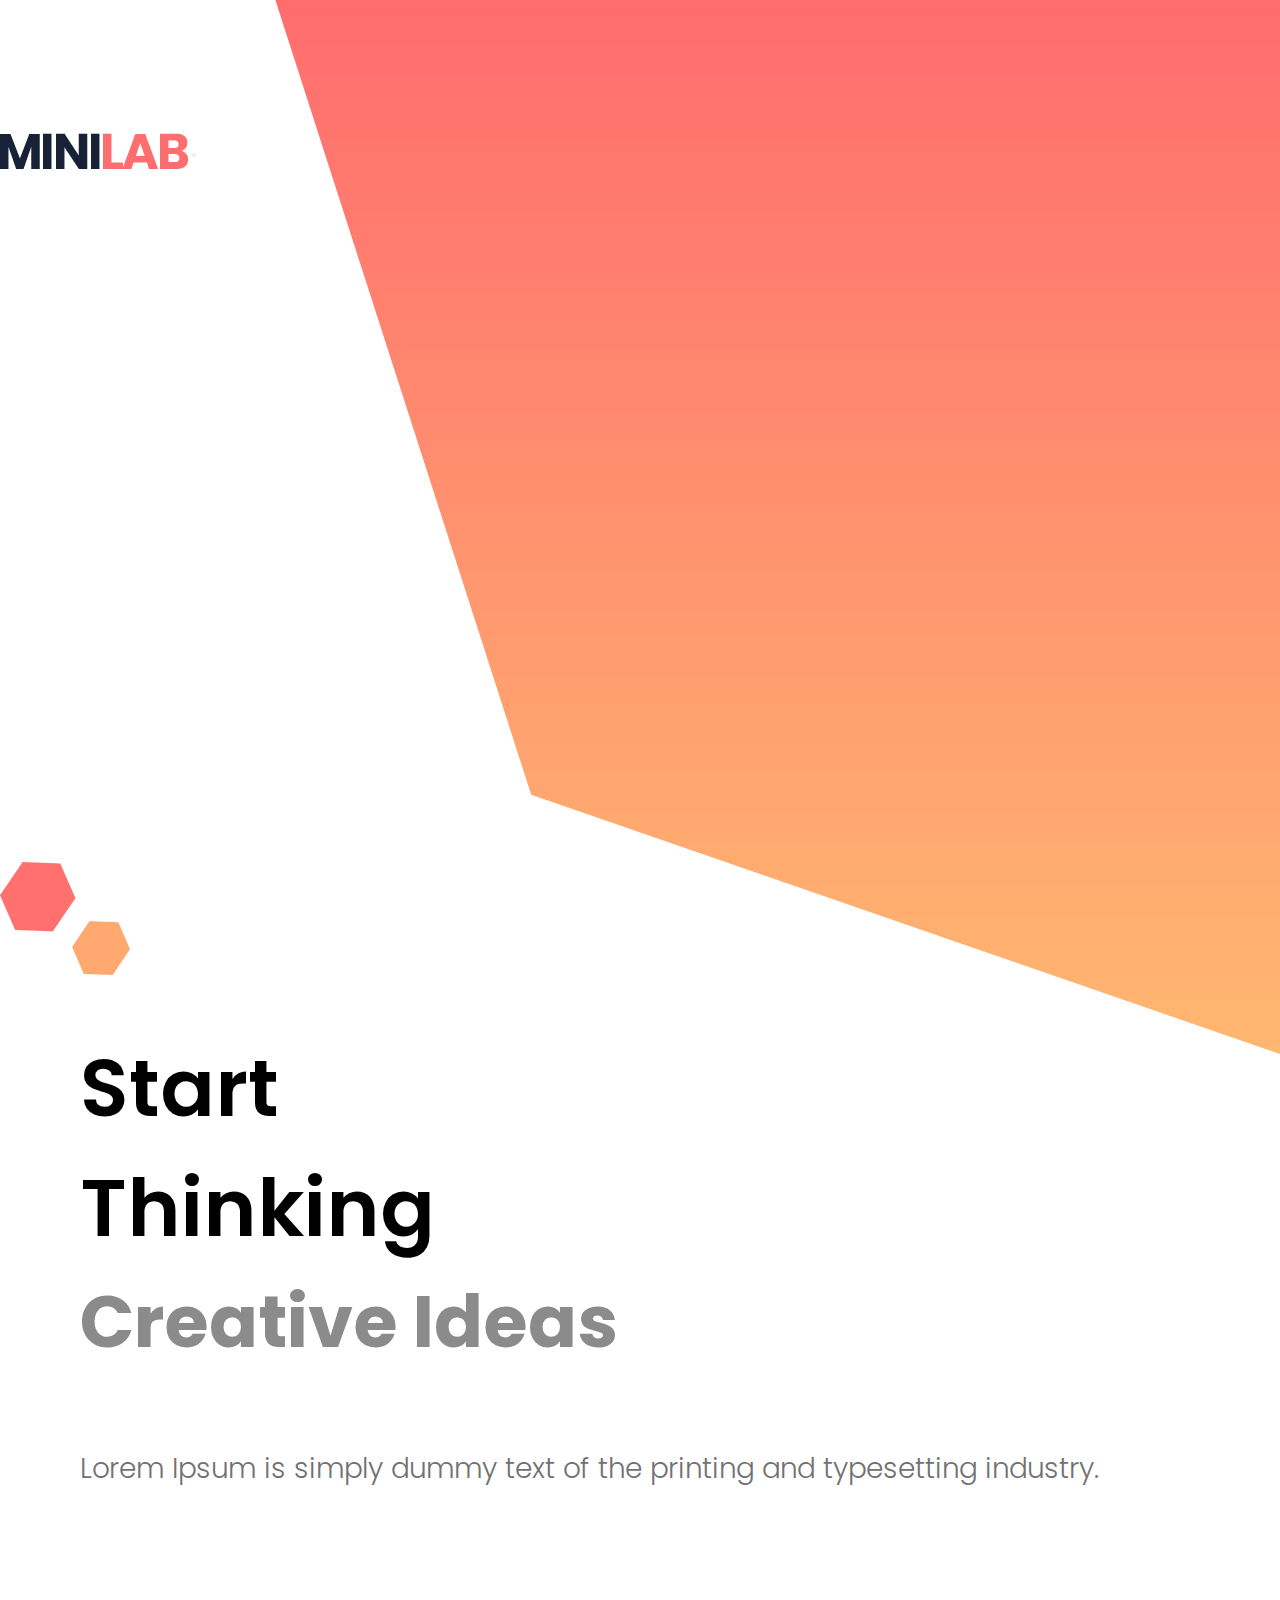
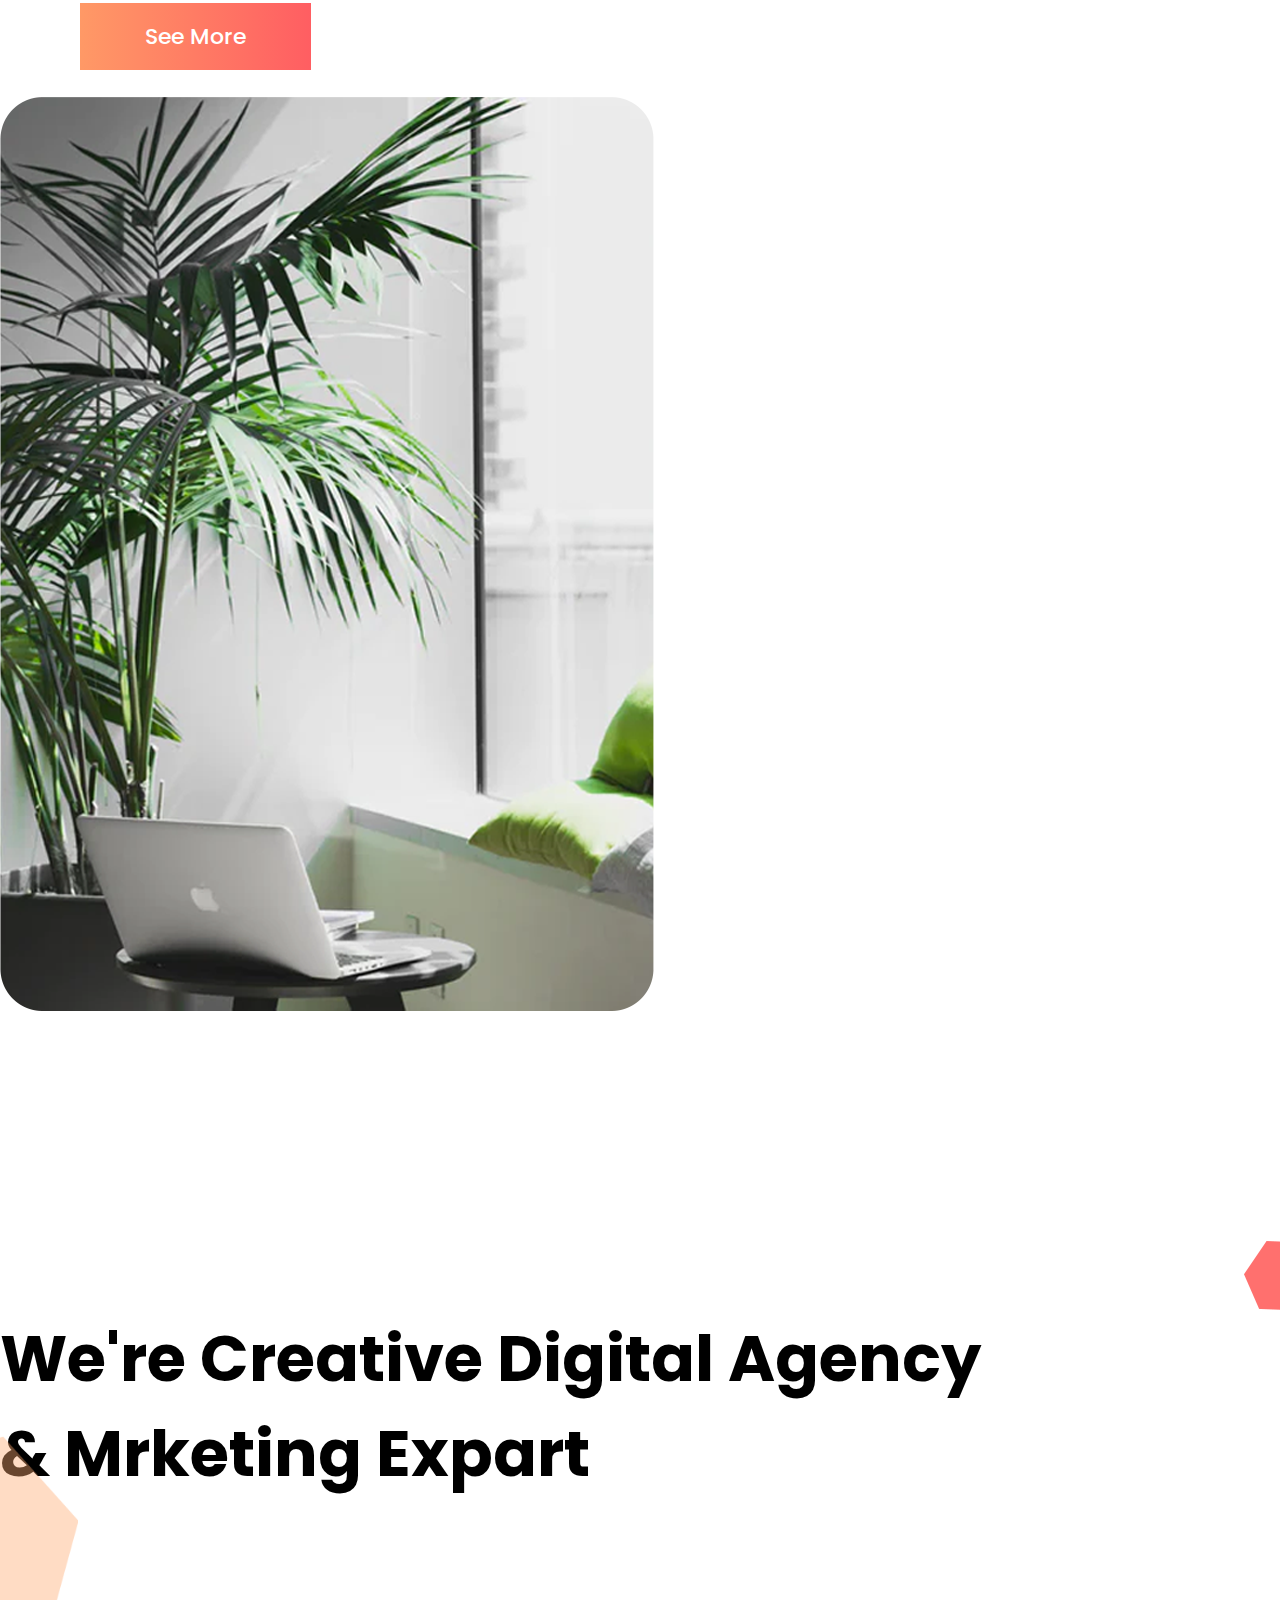
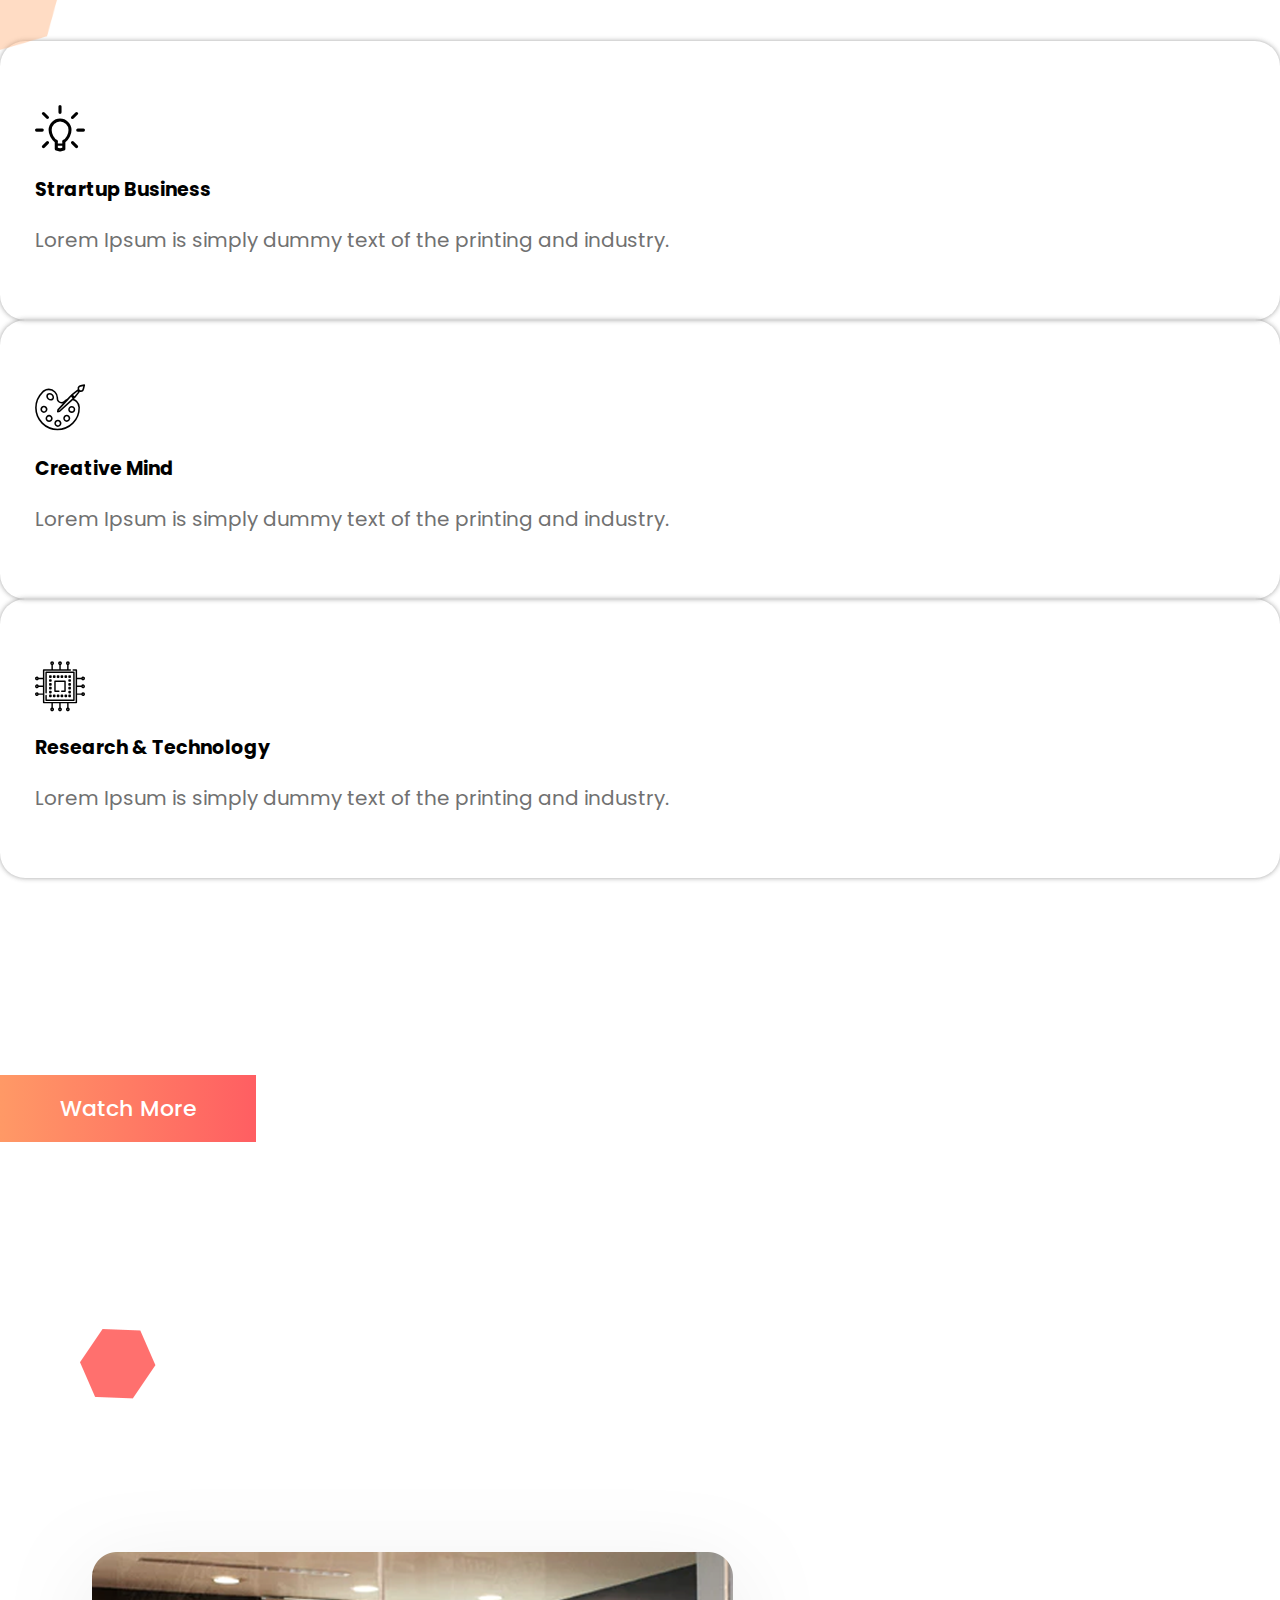
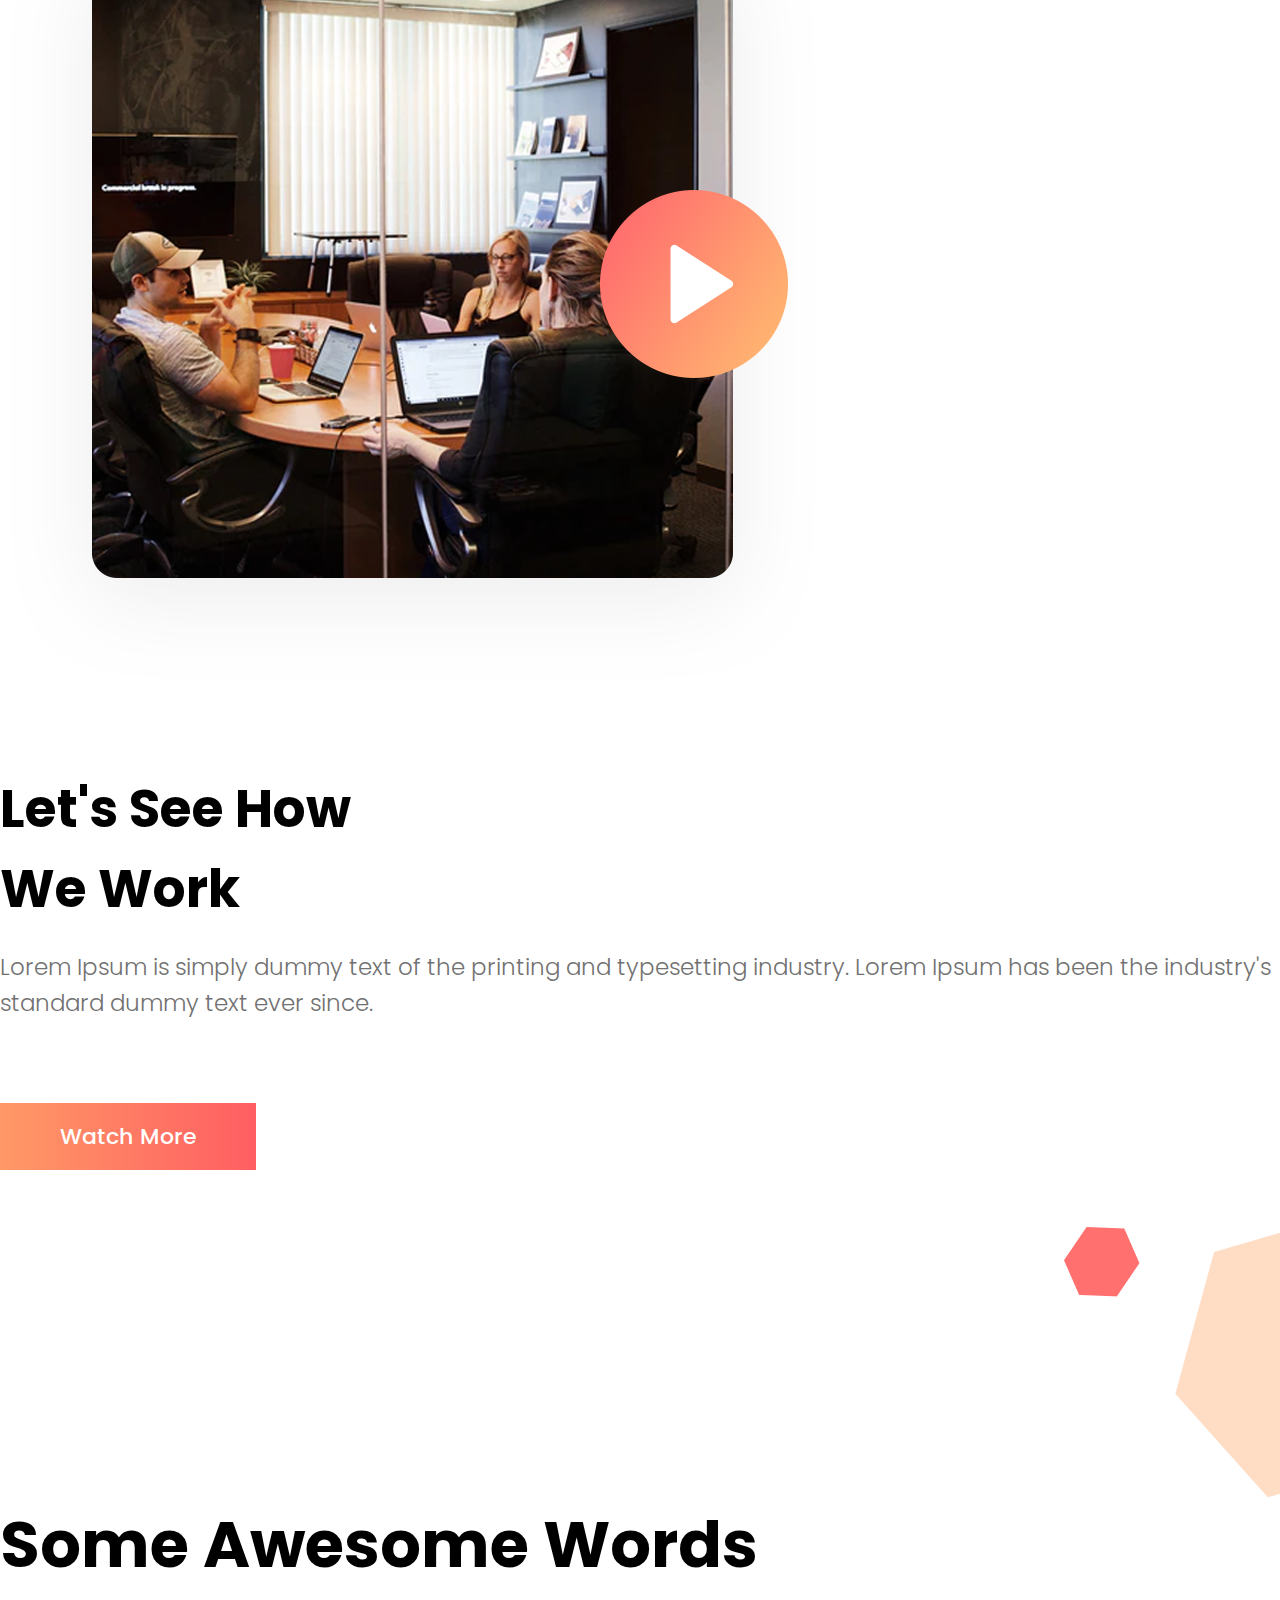
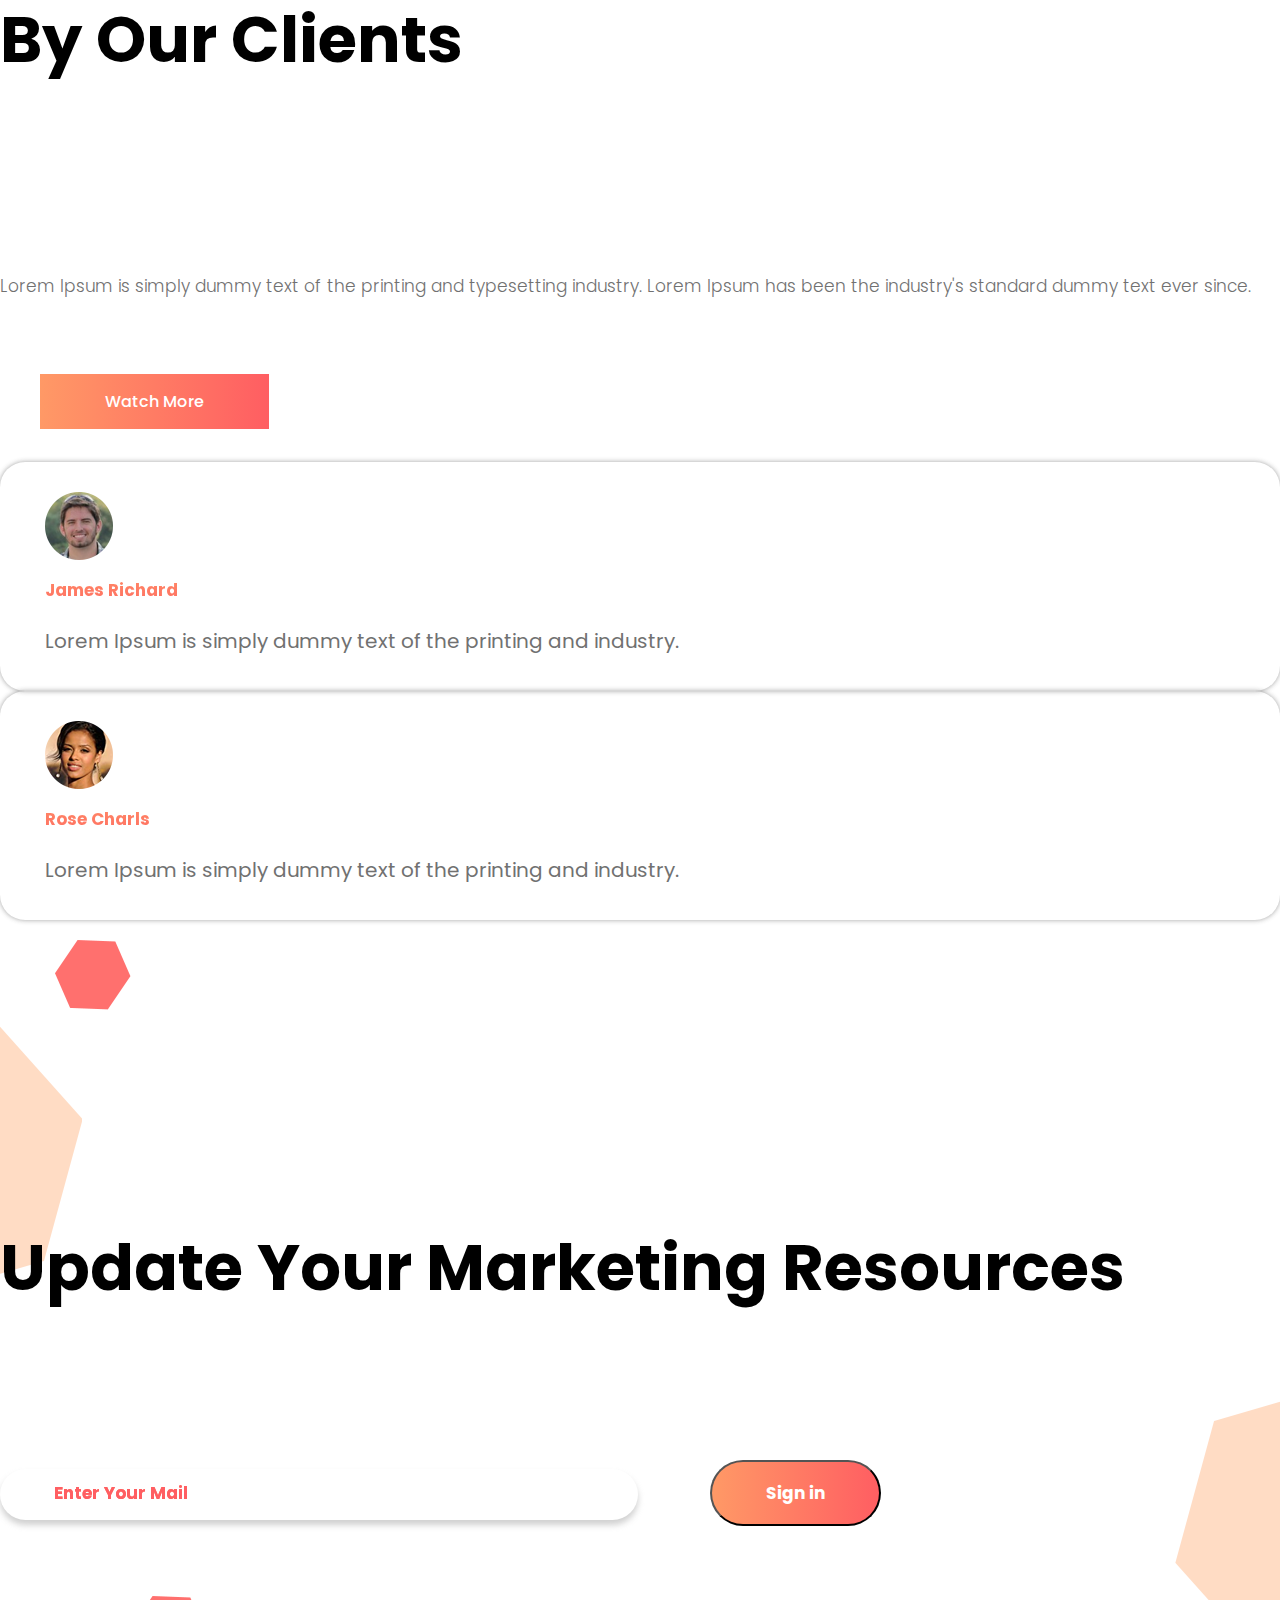
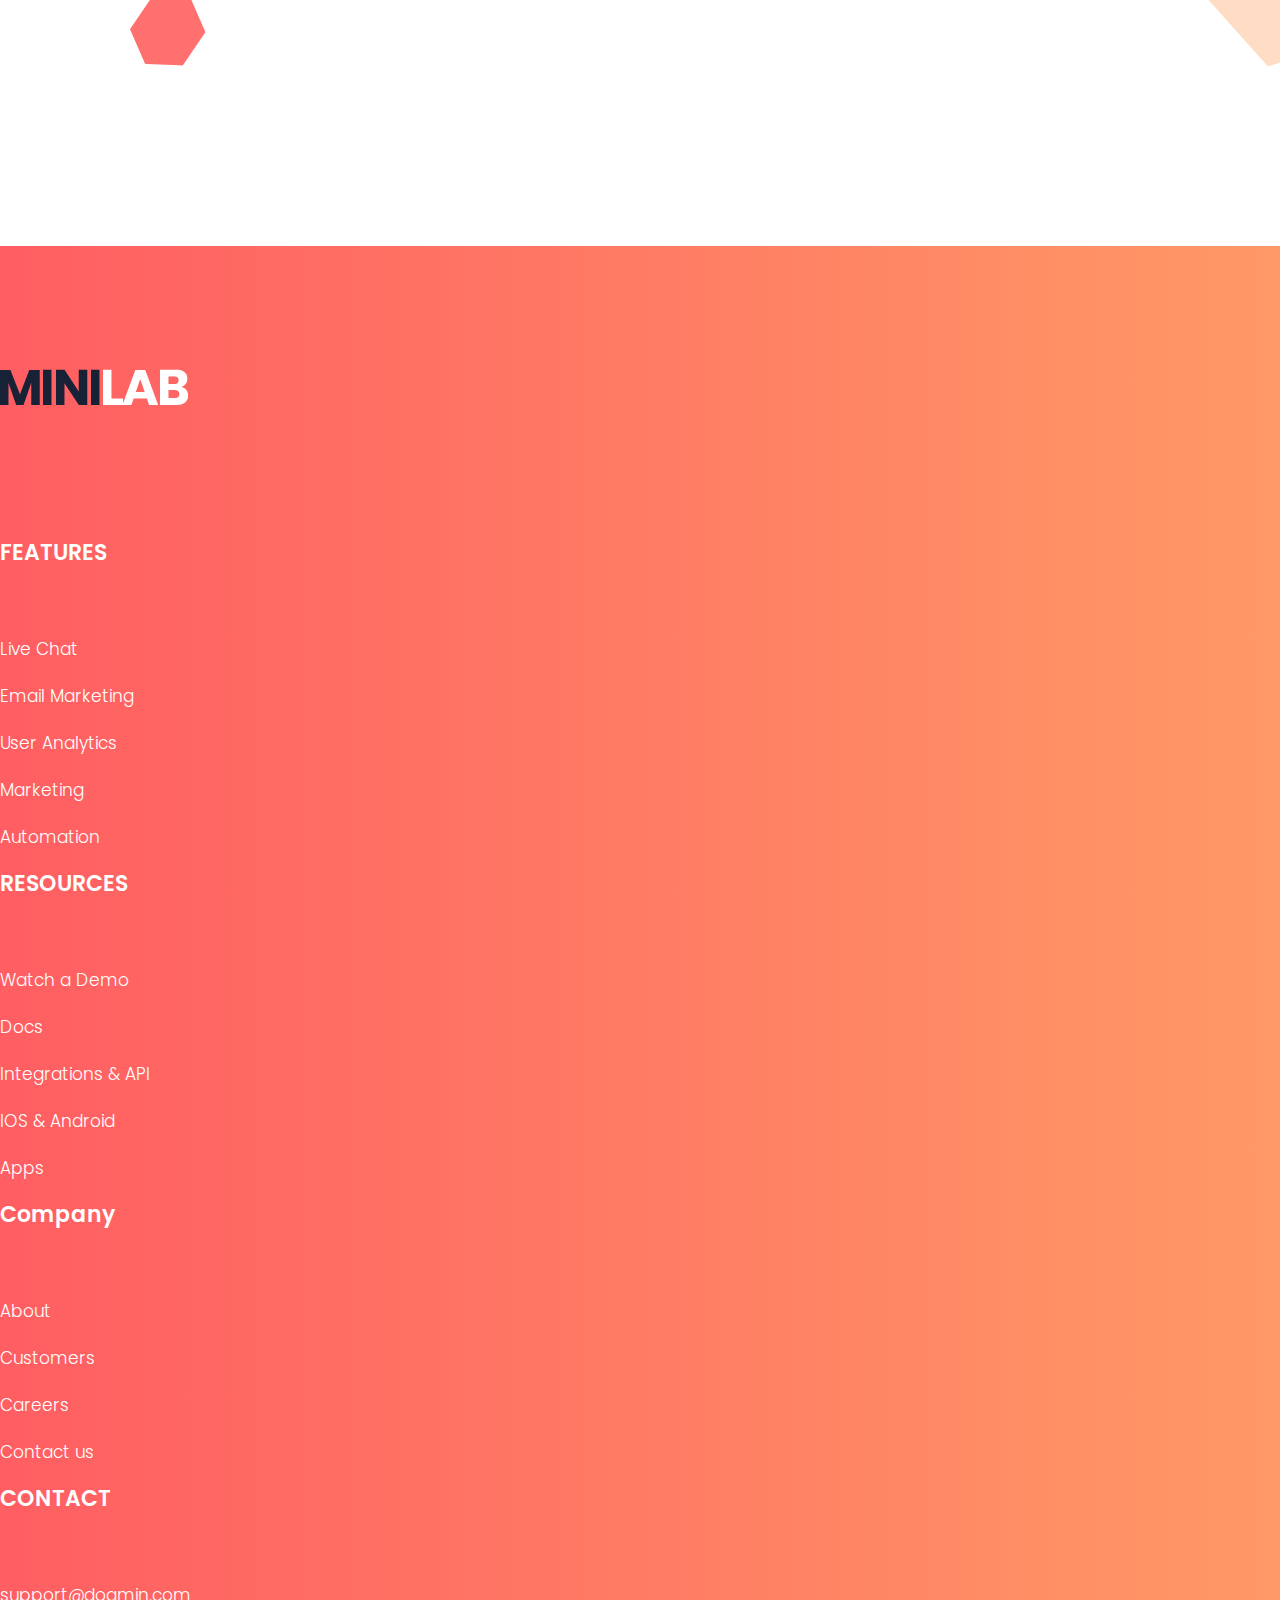
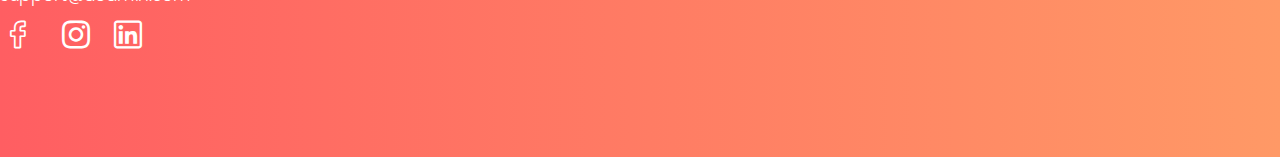
<file: index.html>
<!DOCTYPE html>
<html lang="en">
<head>
    <meta charset="UTF-8">
    <meta name="viewport" content="width=device-width, initial-scale=1.0">
    <title>Tamplate</title>
    <link href="https://fonts.googleapis.com/css2?family=Poppins:wght@300;400;500;600;700;900&display=swap" rel="stylesheet"> 
    <link rel="stylesheet" href="font/flaticon.css">
    <link rel="stylesheet" href="https://stackpath.bootstrapcdn.com/bootstrap/4.5.0/css/bootstrap.min.css" integrity="sha384-9aIt2nRpC12Uk9gS9baDl411NQApFmC26EwAOH8WgZl5MYYxFfc+NcPb1dKGj7Sk" crossorigin="anonymous">
    <link rel="stylesheet" href="css/style.css">
    <link rel="stylesheet" href="css/media.css">
</head>
<body>
<!-- --------------Menu part Start------------------->
<nav class="navbar col-lg-12 navbar-expand-lg navbar-light ">
    <div class="container">
     <a class="navbar-brand" href="#"><img src="images/logo.png" alt="logo"></a>
     <button class="navbar-toggler" type="button" data-toggle="collapse" data-target="#navbarSupportedContent" aria-controls="navbarSupportedContent" aria-expanded="false" aria-label="Toggle navigation">
        <i class="fas fa-bars"></i>
   </button>
         <div class="collapse navbar-collapse" id="navbarSupportedContent">
           <ul class="navbar-nav ml-auto">
             <li class="nav-item active">
               <a class="nav-link" href="#banner">Home</a>
             </li>
             <li class="nav-item">
               <a class="nav-link" href="#service">About us</a>
             </li>
             <li class="nav-item">
               <a class="nav-link" href="#team">Our Project</a>
             </li> 
            <li class="nav-item">
               <a class="nav-link" href="#testimonial">Contact us</a>
             </li>
             <li class="nav-item">
                <a class="nav-link" href="#"><i class="flaticon-search"></i></a>
              </li>
           </ul>
         </div>
         </div>
    <img src="images/shape1.png" alt="" class="shape1 img-fluid">
</nav>  
    
<!-- --------------Menu part End------------------->
<!-----------------Banner part start--------------->  
<section id="banner">
    <div class="container">
        <div class="row mx-0">
            <div class="col-lg-8 px-0">
                <img src="images/shape2.png" alt="shape2" class="shape2 img-fluid">
                <div class="banner-text">
                    <h3>Start</h3>
                    <h3>Thinking</h3>
                    <h4>Creative Ideas</h4>
                    <p>Lorem Ipsum is simply dummy text of the printing and typesetting industry.</p>
                    <a href="#">See More</a>
                </div>
            </div>
            <div class="col-lg-4 px-0">
                <img src="images/banner.png" alt="banner" class=" banner img-fluid">
            </div>
        </div>
    </div>
</section>
<!-----------------Banner part End------------------> 
<!-----------------Service part Snd-----------------> 
<section id="service">
    <div class="container">
        <div class="row mx-0">
            <div class="col-lg-12 px-0">
                <div class="service-text text-center">
                    <h3>We're Creative Digital Agency</br> & Mrketing Expart</h3>
                    <img src="images/shape4.png" alt="shape4" class="shape4 img-fluid">
                </div>
            </div>
        </div>
        <div class="row">
            <div class="col-lg-4">
                <div class="service-card">
                    <i class="flaticon-light-bulb-on card-icon"></i>
                    <h4>Strartup Business</h4>
                    <p>Lorem Ipsum is simply dummy text of the printing and industry. </p>
                </div>
            </div>
            <div class="col-lg-4">
                <div class="service-card">
                    <i class="flaticon-paint-palette-board-with-brush-outline card-icon"></i>
                    <h4>Creative Mind</h4>
                    <p>Lorem Ipsum is simply dummy text of the printing and industry. </p>
                </div>
            </div>
            <div class="col-lg-4">
                <div class="service-card">
                    <i class="flaticon-cpu card-icon"></i>
                    <h4>Research & Technology</h4>
                    <p>Lorem Ipsum is simply dummy text of the printing and industry. </p>
                </div>
            </div>
        </div>
        <div class="watchmore text-center">
            <a href="#" class="text-center">Watch More</a>
        </div>
        <img src="images/shape5.png" alt="shape5" class="shape5 img-fluid">
    </div>
</section>
<!-----------------Service part End-----------------> 
<!-----------------Work part Start------------------> 
<section id="work">
    <div class="container">
        <div class="row">
            <div class="col-lg-6">
                <div class="video">
                    <img src="images/meeting.png" alt="meeting" class="img-fluid">
                    <a href="#"><img src="images/play.png" alt="play" class=" play img-fluid"></a>
                </div>
            </div>
            <div class="col-lg-6">
                <div class="work-text">
                    <h3>Let's See How</br> We Work</h3>
                    <p>Lorem Ipsum is simply dummy text of the printing and typesetting industry.
                     Lorem Ipsum has been the industry's standard dummy text ever since.
                    </p>
                    <a href="#">Watch More</a>
                </div>
            </div>
            <img src="images/shape4.png" alt="shape4" class="work_shape4 img-fluid">
            <img src="images/shape6.png" alt="shape6" class="work_shape6 img-fluid">
            <img src="images/shape4.png" alt="shape4" class="work_shape4second img-fluid">
        </div>
    </div>
</section>
<!-----------------Work part End-------------------->
<!-----------------Client part Start-------------------->
<section id="client">
    <div class="container">
        <div class="row">
            <div class="col-lg-12">
                <div class="heading text-center">
                    <h3>Some Awesome Words<br>By Our Clients</h3>
                </div>
            </div>
        </div>
        <div class="row">
            <div class="col-lg-4">
                <div class="client1">
                    <p>Lorem Ipsum is simply dummy text of the printing and typesetting industry.
                    Lorem Ipsum has been the industry's standard dummy text ever since.
                    </p>
                    <a href="#">Watch More</a>
                </div>
            </div>
            <div class="col-lg-4">
                <div class="client2">
                    <img src="images/profile1.png" alt="profile1" class="img-fluid">
                    <h4>James Richard</h4>
                    <p>Lorem Ipsum is simply dummy text of the printing and industry. </p>
                </div>
            </div>
            <div class="col-lg-4">
                <div class="client2">
                    <img src="images/profile2.png" alt="profile2" class="img-fluid">
                    <h4>Rose Charls</h4>
                    <p>Lorem Ipsum is simply dummy text of the printing and industry. </p>
                </div>
            </div>
        </div>
    </div>
    <img src="images/shape4.png" alt="shape4" class="client_shape4 img-fluid">
    <img src="images/shape5.png" alt="shape5" class="client_shape5 img-fluid">
</section>
<!-----------------Client part End-------------------->
<!-----------------Contact part Start-------------------->
<section id="contact">
    <div class="container">
        <div class="row">
            <div class="col-lg-12">
                <div class="contact-heading text-center">
                    <h3>Update Your Marketing Resources</h3>
                </div>
                <div class="contact-form text-center">
                    <input class="from-control" type="text" placeholder="Enter Your Mail">
                    <button class="btn btn-signin">Sign in</button>
                </div>
            </div>
        </div>
        <img src="images/shape4.png" alt="shape4" class="contact_shape4 img-fluid">
    <img src="images/shape6.png" alt="shape6" class="contact_shape6 img-fluid">
    </div>
    
</section>
<!-----------------Contact part End--------------------> 
<!-----------------Footer part Start--------------------> 
<section id="footer">
    <div class="container">
        <div class="row">
            <div class="col-lg-12">
                <div class="footer-head text-center">
                    <a href="#"><img src="images/logo2.png" alt="logo2"></a>
                </div>
            </div>
        </div>
        <div class="row">
            <div class="col-lg-3">
                <div class="footer-part">
                    <h3>FEATURES</h3>
                    <a href="#"><p>Live Chat</p></a>
                    <a href="#"><p>Email Marketing</p></a>
                    <a href="#"><p>User Analytics</p></a>
                    <a href="#"><p>Marketing</p></a>
                    <a href="#"><p>Automation</p></a>
                </div>
            </div>
            <div class="col-lg-3">
                <div class="footer-part">
                    <h3>RESOURCES</h3>
                    <a href="#"><p>Watch a Demo</p></a>
                    <a href="#"><p>Docs</p></a>
                    <a href="#"><p>Integrations & API</p></a>
                    <a href="#"><p>IOS & Android</p></a>
                    <a href="#"><p>Apps</p></a>
                </div>
            </div>
            <div class="col-lg-3">
                <div class="footer-part">
                    <h3>Company</h3>
                    <a href="#"><p>About</p></a>
                    <a href="#"><p>Customers</p></a>
                    <a href="#"><p>Careers</p></a>
                    <a href="#"><p>Contact us</p></a>
                </div>
            </div>
            <div class="col-lg-3">
                <div class="footer-part">
                    <h3>CONTACT</h3>
                    <a href="#"><p>support@doamin.com</p></a>
                    <a href="#"><i class="flaticon-facebook social_icon"></i></a>
                    <a href="#"><i class="flaticon-instagram social_icon"></i></a>
                    <a href="#"><i class="flaticon-linkedin social_icon"></i></a>
                </div>
            </div>
        </div>
    </div>
</section>
<!-----------------Footer part End--------------------> 
    <script src="js/jquery-1.12.4.min.js"></script>
    <script src="https://code.jquery.com/jquery-3.5.1.slim.min.js" integrity="sha384-DfXdz2htPH0lsSSs5nCTpuj/zy4C+OGpamoFVy38MVBnE+IbbVYUew+OrCXaRkfj" crossorigin="anonymous"></script>
    <script src="https://cdn.jsdelivr.net/npm/popper.js@1.16.0/dist/umd/popper.min.js" integrity="sha384-Q6E9RHvbIyZFJoft+2mJbHaEWldlvI9IOYy5n3zV9zzTtmI3UksdQRVvoxMfooAo" crossorigin="anonymous"></script>
    <script src="https://stackpath.bootstrapcdn.com/bootstrap/4.5.0/js/bootstrap.min.js" integrity="sha384-OgVRvuATP1z7JjHLkuOU7Xw704+h835Lr+6QL9UvYjZE3Ipu6Tp75j7Bh/kR0JKI" crossorigin="anonymous"></script>

</body>
</html>
</file>
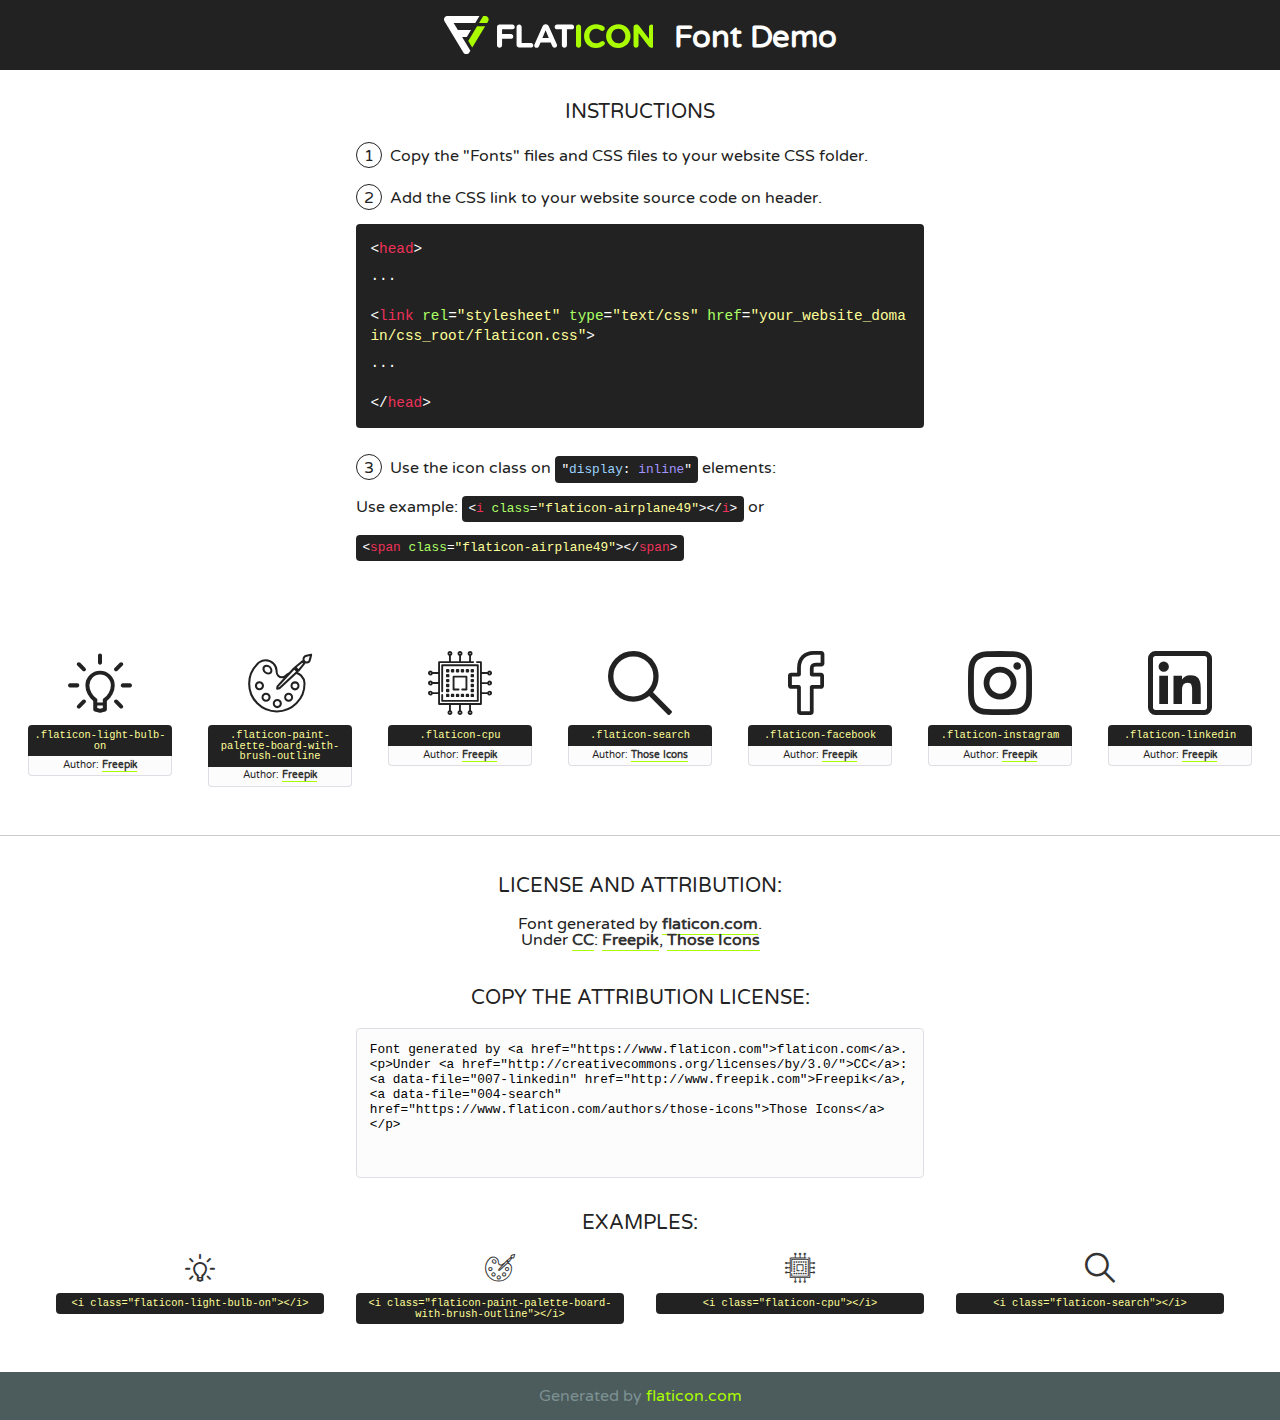
<file: font/flaticon.html>
<!DOCTYPE html>
<!--
  Flaticon icon font: Flaticon
  Creation date: 20/06/2020 20:02
-->
<html>
<!DOCTYPE html>
<html>

<head>
    <title>Flaticon WebFont</title>
    <link href="http://fonts.googleapis.com/css?family=Varela+Round" rel="stylesheet" type="text/css" />
    <link rel="stylesheet" type="text/css" href="flaticon.css">
    <meta charset="UTF-8">
    <style>
    html, body, div, span, applet, object, iframe,
    h1, h2, h3, h4, h5, h6, p, blockquote, pre,
    a, abbr, acronym, address, big, cite, code,
    del, dfn, em, img, ins, kbd, q, s, samp,
    small, strike, strong, sub, sup, tt, var,
    b, u, i, center,
    dl, dt, dd, ol, ul, li,
    fieldset, form, label, legend,
    table, caption, tbody, tfoot, thead, tr, th, td,
    article, aside, canvas, details, embed, 
    figure, figcaption, footer, header, hgroup, 
    menu, nav, output, ruby, section, summary,
    time, mark, audio, video {
        margin: 0;
        padding: 0;
        border: 0;
        font-size: 100%;
        font: inherit;
        vertical-align: baseline;
    }
    /* HTML5 display-role reset for older browsers */
    article, aside, details, figcaption, figure, 
    footer, header, hgroup, menu, nav, section {
        display: block;
    }
    body {
        line-height: 1;
    }
    ol, ul {
        list-style: none;
    }
    blockquote, q {
        quotes: none;
    }
    blockquote:before, blockquote:after,
    q:before, q:after {
        content: '';
        content: none;
    }
    table {
        border-collapse: collapse;
        border-spacing: 0;
    }
    body {
        font-family: 'Varela Round', Helvetica, Arial, sans-serif;
        font-size: 16px;
        color: #222;
    }
    a {
        color: #333;
        border-bottom: 1px solid #a9fd00;
        font-weight: bold;
        text-decoration: none;
    }
    * {
        -moz-box-sizing: border-box;
        -webkit-box-sizing: border-box;
        box-sizing: border-box;
        margin: 0;
        padding: 0;
    }
    [class^="flaticon-"]:before, [class*=" flaticon-"]:before, [class^="flaticon-"]:after, [class*=" flaticon-"]:after {
        font-family: Flaticon;
        font-size: 30px;
        font-style: normal;
        margin-left: 20px;
        color: #333;
    }
    .wrapper {
        max-width: 600px;
        margin: auto;
        padding: 0 1em;
    }
    .title {
        font-size: 1.25em;
        text-align: center;
        margin-bottom: 1em;
        text-transform: uppercase;
    }
    header {
        text-align: center;
        background-color: #222;
        color: #fff;
        padding: 1em;
    }
    header .logo {
        width: 210px;
        height: 38px;
        display: inline-block;
        vertical-align: middle;
        margin-right: 1em;
        border: none;
    }
    header strong {
        font-size: 1.95em;
        font-weight: bold;
        vertical-align: middle;
        margin-top: 5px;
        display: inline-block;
    }
    .demo {
        margin: 2em auto;
        line-height: 1.25em;
    }
    .demo ul li {
        margin-bottom: 1em;
    }
    .demo ul li .num {
        color: #222;
        border-radius: 20px;
        display: inline-block;
        width: 26px;
        padding: 3px;
        height: 26px;
        text-align: center;
        margin-right: 0.5em;
        border: 1px solid #222;
    }
    .demo ul li code {
        background-color: #222;
        border-radius: 4px;
        padding: 0.25em 0.5em;
        display: inline-block;
        color: #fff;
        font-family: Consolas,Monaco,Lucida Console,Liberation Mono,DejaVu Sans Mono,Bitstream Vera Sans Mono,Courier New, monospace;
        font-weight: lighter;
        margin-top: 1em;
        font-size: 0.8em;
        word-break: break-all;
    }
    .demo ul li code.big {
        padding: 1em;
        font-size: 0.9em;
    }
    .demo ul li code .red {
        color: #EF3159;
    }
    .demo ul li code .green {
        color: #ACFF65;
    }
    .demo ul li code .yellow {
        color: #FFFF99;
    }
    .demo ul li code .blue {
        color: #99D3FF;
    }
    .demo ul li code .purple {
        color: #A295FF;
    }
    .demo ul li code .dots {
        margin-top: 0.5em;
        display: block;
    }
    #glyphs {
        border-bottom: 1px solid #ccc;
        padding: 2em 0;
        text-align: center;
    }
    .glyph {
        display: inline-block;
        width: 9em;
        margin: 1em;
        text-align: center;
        vertical-align: top;
        background: #FFF;
    }
    .glyph .glyph-icon {
        padding: 10px;
        display: block;
        font-family:"Flaticon";
        font-size: 64px;
        line-height: 1;
    }
    .glyph .glyph-icon:before {
        font-size: 64px;
        color: #222;
        margin-left: 0;
    }
    .class-name {
        font-size: 0.65em;
        background-color: #222;
        color: #fff;
        border-radius: 4px 4px 0 0;
        padding: 0.5em;
        color: #FFFF99;
        font-family: Consolas,Monaco,Lucida Console,Liberation Mono,DejaVu Sans Mono,Bitstream Vera Sans Mono,Courier New, monospace;
    }
    .author-name {
        font-size: 0.6em;
        background-color: #fcfcfd;
        border: 1px solid #DEDEE4;
        border-top: 0;
        border-radius: 0 0 4px 4px;
        padding: 0.5em;
    }
    .class-name:last-child {
        font-size: 10px;
        color:#888;
    }
    .class-name:last-child a {
        font-size: 10px;
        color:#555;
    }
    .class-name:last-child a:hover {
        color:#a9fd00;
    }
    .glyph > input {
        display: block;
        width: 100px;
        margin: 5px auto;
        text-align: center;
        font-size: 12px;
        cursor: text;
    }
    .glyph > input.icon-input {
        font-family:"Flaticon";
        font-size: 16px;
        margin-bottom: 10px;
    }
    .attribution .title {
        margin-top: 2em;
    }
    .attribution textarea {
        background-color: #fcfcfd;
        padding: 1em;
        border: none;
        box-shadow: none;
        border: 1px solid #DEDEE4;
        border-radius: 4px;
        resize: none;
        width: 100%;
        height: 150px;
        font-size: 0.8em;
        font-family: Consolas,Monaco,Lucida Console,Liberation Mono,DejaVu Sans Mono,Bitstream Vera Sans Mono,Courier New, monospace;
        -webkit-appearance: none;
    }
    .iconsuse {
        margin: 2em auto;
        text-align: center;
        max-width: 1200px;
    }
    .iconsuse:after {
        content: '';
        display: table;
        clear: both;
    }
    .iconsuse .image {
        float: left;
        width: 25%;
        padding: 0 1em;
    }
    .iconsuse .image p {
        margin-bottom: 1em;
    }
    .iconsuse .image span {
        display: block;
        font-size: 0.65em;
        background-color: #222;
        color: #fff;
        border-radius: 4px;
        padding: 0.5em;
        color: #FFFF99;
        margin-top: 1em;
        font-family: Consolas,Monaco,Lucida Console,Liberation Mono,DejaVu Sans Mono,Bitstream Vera Sans Mono,Courier New, monospace;
    }
    #footer {
        text-align: center;
        background-color: #4C5B5C;
        color: #7c9192;
        padding: 1em;
    }
    #footer a {
        border: none;
        color: #a9fd00;
        font-weight: normal;
    }
    @media (max-width: 960px) {
        .iconsuse .image {
            width: 50%;
        }
    }
    @media (max-width: 560px) {
        .iconsuse .image {
            width: 100%;
        }
    }
    </style>
</head>

<body class="characters-off">

    <header>
        <a href="https://www.flaticon.com" target="_blank" class="logo">
            <svg version="1.1" xmlns="http://www.w3.org/2000/svg" xmlns:xlink="http://www.w3.org/1999/xlink" xmlns:a="http://ns.adobe.com/AdobeSVGViewerExtensions/3.0/" viewBox="0 0 560.875 102.036" enable-background="new 0 0 560.875 102.036" xml:space="preserve">
                <defs>
                </defs>
                <g>
                    <g class="letters">
                        <path fill="#ffffff" d="M141.596,29.675c0-3.777,2.985-6.767,6.764-6.767h34.438c3.426,0,6.15,2.728,6.15,6.15
                        c0,3.43-2.724,6.149-6.15,6.149h-27.674v13.091h23.719c3.429,0,6.151,2.724,6.151,6.15c0,3.43-2.723,6.149-6.151,6.149h-23.719
                        v17.574c0,3.773-2.986,6.761-6.764,6.761c-3.779,0-6.764-2.989-6.764-6.761V29.675z"></path>
                        <path fill="#ffffff" d="M193.844,29.149c0-3.781,2.985-6.767,6.764-6.767c3.776,0,6.763,2.985,6.763,6.767v42.957h25.039
                        c3.426,0,6.149,2.726,6.149,6.153c0,3.425-2.723,6.15-6.149,6.15h-31.802c-3.779,0-6.764-2.986-6.764-6.768V29.149z"></path>
                        <path fill="#ffffff" d="M241.891,75.71l21.438-48.407c1.492-3.341,4.215-5.357,7.906-5.357h0.792
                        c3.686,0,6.323,2.017,7.815,5.357l21.439,48.407c0.436,0.967,0.701,1.845,0.701,2.723c0,3.602-2.809,6.501-6.414,6.501
                        c-3.161,0-5.269-1.845-6.499-4.655l-4.132-9.661h-27.059l-4.301,10.102c-1.144,2.631-3.426,4.214-6.237,4.214
                        c-3.517,0-6.24-2.81-6.24-6.325C241.1,77.64,241.451,76.677,241.891,75.71z M279.932,58.666l-8.521-20.297l-8.526,20.297H279.932
                        z"></path>
                        <path fill="#ffffff" d="M314.864,35.387H301.86c-3.429,0-6.239-2.813-6.239-6.238c0-3.429,2.811-6.24,6.239-6.24h39.533
                        c3.426,0,6.237,2.811,6.237,6.24c0,3.425-2.811,6.238-6.237,6.238h-13.001v42.785c0,3.773-2.99,6.761-6.764,6.761
                        c-3.779,0-6.764-2.989-6.764-6.761V35.387z"></path>
                        <path fill="#A9FD00" d="M352.615,29.149c0-3.781,2.985-6.767,6.767-6.767c3.774,0,6.761,2.985,6.761,6.767v49.024
                        c0,3.773-2.987,6.761-6.761,6.761c-3.781,0-6.767-2.989-6.767-6.761V29.149z"></path>
                        <path fill="#A9FD00" d="M374.132,53.836v-0.179c0-17.481,13.178-31.801,32.065-31.801c9.22,0,15.459,2.458,20.557,6.238
                        c1.402,1.054,2.637,2.985,2.637,5.357c0,3.692-2.985,6.59-6.681,6.59c-1.845,0-3.071-0.702-4.044-1.319
                        c-3.776-2.813-7.729-4.393-12.562-4.393c-10.364,0-17.831,8.611-17.831,19.154v0.173c0,10.542,7.291,19.329,17.831,19.329
                        c5.715,0,9.492-1.756,13.359-4.834c1.049-0.874,2.458-1.491,4.039-1.491c3.429,0,6.325,2.813,6.325,6.236
                        c0,2.106-1.056,3.78-2.282,4.834c-5.539,4.834-12.036,7.733-21.878,7.733C387.572,85.464,374.132,71.493,374.132,53.836z"></path>
                        <path fill="#A9FD00" d="M433.009,53.836v-0.179c0-17.481,13.79-31.801,32.766-31.801c18.981,0,32.592,14.143,32.592,31.628v0.173
                        c0,17.483-13.785,31.807-32.769,31.807C446.625,85.464,433.009,71.32,433.009,53.836z M484.224,53.836v-0.179
                        c0-10.539-7.725-19.326-18.626-19.326c-10.893,0-18.449,8.611-18.449,19.154v0.173c0,10.542,7.73,19.329,18.626,19.329
                        C476.676,72.986,484.224,64.378,484.224,53.836z"></path>
                        <path fill="#A9FD00" d="M506.233,29.321c0-3.774,2.99-6.763,6.767-6.763h1.401c3.252,0,5.183,1.583,7.029,3.953l26.093,34.265
                        V29.059c0-3.692,2.99-6.677,6.681-6.677c3.683,0,6.671,2.985,6.671,6.677v48.934c0,3.78-2.987,6.765-6.764,6.765h-0.436
                        c-3.257,0-5.188-1.581-7.034-3.953l-27.056-35.492v32.944c0,3.687-2.985,6.676-6.678,6.676c-3.683,0-6.673-2.989-6.673-6.676
                        V29.321z"></path>
                    </g>
                    <g class="insignia">
                        <path fill="#ffffff" d="M48.372,56.137h12.517l11.156-18.537H37.186L25.688,18.539h57.825L94.668,0H9.271
                        C5.925,0,2.842,1.801,1.198,4.716c-1.644,2.907-1.593,6.482,0.134,9.343l50.38,83.501c1.678,2.781,4.689,4.476,7.938,4.476
                        c3.246,0,6.257-1.695,7.935-4.476l2.898-4.804L48.372,56.137z"></path>
                        <g class="i">
                            <path fill="#A9FD00" d="M93.575,18.539h0.031v0.004l21.652,0.004l2.705-4.488c1.727-2.861,1.778-6.436,0.133-9.343
                            C116.454,1.801,113.371,0,110.026,0h-5.294L93.575,18.539z"></path>
                            <polygon fill="#A9FD00" points="88.291,27.356 64.725,66.486 75.519,84.404 109.942,27.356"></polygon>
                        </g>
                    </g>
                </g>
            </svg>
        </a>
        <strong>Font Demo</strong>
    </header>


    <section class="demo wrapper">

        <p class="title">Instructions</p>

        <ul>
            <li>
                <span class="num">1</span>Copy the "Fonts" files and CSS files to your website CSS folder.
            </li>
            <li>
                <span class="num">2</span>Add the CSS link to your website source code on header.
                <code class="big">
                    &lt;<span class="red">head</span>&gt;
                    <br/><span class="dots">...</span>
                    <br/>&lt;<span class="red">link</span> <span class="green">rel</span>=<span class="yellow">"stylesheet"</span> <span class="green">type</span>=<span class="yellow">"text/css"</span> <span class="green">href</span>=<span class="yellow">"your_website_domain/css_root/flaticon.css"</span>&gt;
                    <br/><span class="dots">...</span>
                    <br/>&lt;/<span class="red">head</span>&gt;
                </code>
            </li>

            <li>
                <p>
                    <span class="num">3</span>Use the icon class on <code>"<span class="blue">display</span>:<span class="purple"> inline</span>"</code> elements:
                    <br />
                    Use example: <code>&lt;<span class="red">i</span> <span class="green">class</span>=<span class="yellow">&quot;flaticon-airplane49&quot;</span>&gt;&lt;/<span class="red">i</span>&gt;</code> or <code>&lt;<span class="red">span</span> <span class="green">class</span>=<span class="yellow">&quot;flaticon-airplane49&quot;</span>&gt;&lt;/<span class="red">span</span>&gt;</code>
            </li>
        </ul>

    </section>




   <section id="glyphs">          
    
      
        <div class="glyph"><div class="glyph-icon flaticon-light-bulb-on"></div>
            <div class="class-name">.flaticon-light-bulb-on</div>
            <div class="author-name">Author: <a data-file="001-light-bulb-on" href="http://www.freepik.com">Freepik</a> </div> 
        </div>        
        
        <div class="glyph"><div class="glyph-icon flaticon-paint-palette-board-with-brush-outline"></div>
            <div class="class-name">.flaticon-paint-palette-board-with-brush-outline</div>
            <div class="author-name">Author: <a data-file="002-paint-palette-board-with-brush-outline" href="http://www.freepik.com">Freepik</a> </div> 
        </div>        
        
        <div class="glyph"><div class="glyph-icon flaticon-cpu"></div>
            <div class="class-name">.flaticon-cpu</div>
            <div class="author-name">Author: <a data-file="003-cpu" href="http://www.freepik.com">Freepik</a> </div> 
        </div>        
        
        <div class="glyph"><div class="glyph-icon flaticon-search"></div>
            <div class="class-name">.flaticon-search</div>
            <div class="author-name">Author: <a data-file="004-search" href="https://www.flaticon.com/authors/those-icons">Those Icons</a> </div> 
        </div>        
        
        <div class="glyph"><div class="glyph-icon flaticon-facebook"></div>
            <div class="class-name">.flaticon-facebook</div>
            <div class="author-name">Author: <a data-file="005-facebook" href="http://www.freepik.com">Freepik</a> </div> 
        </div>        
        
        <div class="glyph"><div class="glyph-icon flaticon-instagram"></div>
            <div class="class-name">.flaticon-instagram</div>
            <div class="author-name">Author: <a data-file="006-instagram" href="http://www.freepik.com">Freepik</a> </div> 
        </div>        
        
        <div class="glyph"><div class="glyph-icon flaticon-linkedin"></div>
            <div class="class-name">.flaticon-linkedin</div>
            <div class="author-name">Author: <a data-file="007-linkedin" href="http://www.freepik.com">Freepik</a> </div> 
        </div>        
        

    </section>



    <section class="attribution wrapper"   style="text-align:center;">

      <div class="title">License and attribution:</div><div class="attrDiv">Font generated by <a href="https://www.flaticon.com">flaticon.com</a>. <div><p>Under <a href="http://creativecommons.org/licenses/by/3.0/">CC</a>: <a data-file="007-linkedin" href="http://www.freepik.com">Freepik</a>, <a data-file="004-search" href="https://www.flaticon.com/authors/those-icons">Those Icons</a></p>  </div>
      </div>
      <div class="title">Copy the Attribution License:</div>

    <textarea onclick="this.focus();this.select();">Font generated by &lt;a href=&quot;https://www.flaticon.com&quot;&gt;flaticon.com&lt;/a&gt;. <p>Under <a href="http://creativecommons.org/licenses/by/3.0/">CC</a>: <a data-file="007-linkedin" href="http://www.freepik.com">Freepik</a>, <a data-file="004-search" href="https://www.flaticon.com/authors/those-icons">Those Icons</a></p>  
     </textarea>

    </section>

    <section class="iconsuse">

          <div class="title">Examples:</div>            
             
            <div class="image">
                <p>
                    <i class="glyph-icon flaticon-light-bulb-on"></i> 
                    <span>&lt;i class=&quot;flaticon-light-bulb-on&quot;&gt;&lt;/i&gt;</span>
                </p>
            </div>
            
            <div class="image">
                <p>
                    <i class="glyph-icon flaticon-paint-palette-board-with-brush-outline"></i> 
                    <span>&lt;i class=&quot;flaticon-paint-palette-board-with-brush-outline&quot;&gt;&lt;/i&gt;</span>
                </p>
            </div>
            
            <div class="image">
                <p>
                    <i class="glyph-icon flaticon-cpu"></i> 
                    <span>&lt;i class=&quot;flaticon-cpu&quot;&gt;&lt;/i&gt;</span>
                </p>
            </div>
            
            <div class="image">
                <p>
                    <i class="glyph-icon flaticon-search"></i> 
                    <span>&lt;i class=&quot;flaticon-search&quot;&gt;&lt;/i&gt;</span>
                </p>
            </div>
                       
        </div>
                            
    </section>

<div id="footer">
    <div>Generated by <a href="https://www.flaticon.com">flaticon.com</a>
    </div>
</div>



</body>
</html>
</file>
<file: font/flaticon.css>
/*
  	Flaticon icon font: Flaticon
  	Creation date: 20/06/2020 20:02
  	*/

@font-face {
  font-family: "Flaticon";
  src: url("./Flaticon.eot");
  src: url("./Flaticon.eot?#iefix") format("embedded-opentype"),
       url("./Flaticon.woff2") format("woff2"),
       url("./Flaticon.woff") format("woff"),
       url("./Flaticon.ttf") format("truetype"),
       url("./Flaticon.svg#Flaticon") format("svg");
  font-weight: normal;
  font-style: normal;
}

@media screen and (-webkit-min-device-pixel-ratio:0) {
  @font-face {
    font-family: "Flaticon";
    src: url("./Flaticon.svg#Flaticon") format("svg");
  }
}

[class^="flaticon-"]:before, [class*=" flaticon-"]:before,
[class^="flaticon-"]:after, [class*=" flaticon-"]:after {   
  font-family: Flaticon;
        
font-style: normal;

}

.flaticon-light-bulb-on:before { content: "\f100"; }
.flaticon-paint-palette-board-with-brush-outline:before { content: "\f101"; }
.flaticon-cpu:before { content: "\f102"; }
.flaticon-search:before { content: "\f103"; }
.flaticon-facebook:before { content: "\f104"; }
.flaticon-instagram:before { content: "\f105"; }
.flaticon-linkedin:before { content: "\f106"; }
</file>
<file: css/style.css>
*{
    margin: 0;
    padding: 0;
    outline: 0;
    
}
ul,ol{
    list-style-type: none;
}
a{
    text-decoration: none;
    
}
img{
    vertical-align: middle;
}
/* ---------------------Menu part css------------------- */
.navbar-expand-lg{
    padding-top: 133px;
    position: relative;
   
}
.shape1{
    position: absolute;
    content: '';
    top: 0;
    right: 0;
    z-index: -1;

}
.navbar-light .navbar-nav .nav-link {
	font-family: 'Poppins', sans-serif;
    font-size: 18px;
    font-weight: 400;
    color: #fff;
    padding: 0 31px 0 31px;
    line-height: 121px;
}
.search-icon{
    color: #fff;
    position: relative;
    z-index: -1;
    top: 70px ;
}
/*------------------Banner part css---------------*/
#banner{
    padding-top: 88px;
    padding-bottom: 150px;
}
.banner-text{
    padding-top: 53px;
    padding-left: 80px;
}
.banner-text h3{
    font-family: 'Poppins', sans-serif;
    font-size: 80px;
    font-weight: 600;
    color: #000;
    margin-bottom: 0;
}
.banner-text h4{
    font-family: 'Poppins', sans-serif;
    font-size: 72px;
    font-weight: 700;
    color: #8b8b8b;
    padding-bottom: 70px;
    margin-bottom: 0;
}
.banner-text p{
    font-family: 'Poppins', sans-serif;
    font-size: 28px;
    font-weight: 300;
    color: #717171; 
    line-height: 45px;
    margin-bottom: 0;
    padding-bottom: 85px;
}
.banner-text a{
    font-family: 'Poppins', sans-serif;
    font-size: 22px;
    font-weight: 500;
    color: #fff;
    line-height: 121px;
    padding: 18px 65px;
    background: #ff9966;  /* fallback for old browsers */
    background: -webkit-linear-gradient(to right, #ff9966,#ff5e62);  /* Chrome 10-25, Safari 5.1-6 */
    background: linear-gradient(to right, #ff9966,#ff5e62); /* W3C, IE 10+/ Edge, Firefox 16+, Chrome 26+, Opera 12+, Safari 7+ */
    text-decoration: none;
}
/*------------------Service part css---------------*/
#service{
    padding-top: 150px;
    position: relative;
    padding-bottom: 160px;
}
.service-text{
    padding-bottom: 140px;
}
.service-text h3{
    font-family: 'Poppins', sans-serif;
    font-size: 64px;
    font-weight: 700;
    color: #000;
    line-height: 95px;
    position: relative;

}
.service-text .shape4{
    position: absolute;
    content: '';
    right: -50px;
    top: 80px;
}
.card-icon{
    font-size: 50px;
}
.service-card{
    padding: 60px 35px;
    border-radius: 25px;
    box-shadow: 0 0 5px rgba(51, 51, 51, 0.459);
    transition: all linear .3s;
    
}
.service-card:hover {
    background: #ff9966;  /* fallback for old browsers */
    background: -webkit-linear-gradient(to right, #ff5e62, #ff9966);  /* Chrome 10-25, Safari 5.1-6 */
    background: linear-gradient(to right, #ff5e62, #ff9966); /* W3C, IE 10+/ Edge, Firefox 16+, Chrome 26+, Opera 12+, Safari 7+ */
    color: #fff;
}

.service-card h4{
    font-family: 'Poppins', sans-serif;
    font-size: 19px;
    font-weight: 700;
    color: #000;
    line-height: 61px;
    margin: 0;
}
.service-card p{
    font-family: 'Poppins', sans-serif;
    font-size: 20px;
    font-weight: 400;
    color: #717171;
    line-height: 40px;
    padding-right: 50px;
    margin: 0;
}
.service-card:hover h4{
    color: #fff;
}
.service-card:hover p{
    color: #fff;
}
.shape5{
    position: absolute;
    top: 380px;
    left: -50px;
}
.watchmore{
    padding-top: 170px;
}
.watchmore a{
    font-family: 'Poppins', sans-serif;
    font-size: 22px;
    font-weight: 500;
    color: #fff;
    line-height: 121px;
    padding: 18px 60px;
    background: #ff9966;  /* fallback for old browsers */
    background: -webkit-linear-gradient(to right, #ff9966,#ff5e62);  /* Chrome 10-25, Safari 5.1-6 */
    background: linear-gradient(to right, #ff9966,#ff5e62); /* W3C, IE 10+/ Edge, Firefox 16+, Chrome 26+, Opera 12+, Safari 7+ */
    text-decoration: none;
}
/*------------------Work part css---------------*/
#work{
    padding-top: 150px;
    position: relative;
    padding-bottom: 300px;
}
.video{
    position: relative;
}
.video a{
    position: absolute;
    top: 50%;
    left: 50%;
    transform: translate(-50%,-50%);
    width: 80px;
}
.work-text h3{
    font-family: 'Poppins', sans-serif;
    font-size: 52px;
    font-weight: 700;
    color: #000;
    line-height: 80px;
    padding-top: 80px;
    padding-bottom: 20px;
}
.work-text p{
    font-family: 'Poppins', sans-serif;
    font-size: 23px;
    font-weight: 300;
    color: #717171;
    line-height: 36px;
    padding-bottom: 55px;
    margin: 0;
}
.work-text a{
    font-family: 'Poppins', sans-serif;
    font-size: 22px;
    font-weight: 500;
    color: #fff;
    line-height: 121px;
    padding: 18px 60px;
    background: #ff9966;  /* fallback for old browsers */
    background: -webkit-linear-gradient(to right, #ff9966,#ff5e62);  /* Chrome 10-25, Safari 5.1-6 */
    background: linear-gradient(to right, #ff9966,#ff5e62); /* W3C, IE 10+/ Edge, Firefox 16+, Chrome 26+, Opera 12+, Safari 7+ */
    text-decoration: none;
}
.work_shape4{
    position: absolute;
    left: 80px;
    top: 0;
}
.work_shape6{
    position: absolute;
    right: 0;
    bottom: 0;
}
.work_shape4second{
    position: absolute;
    right: 140px;
    bottom: 200px;
}
/*------------------Client part css---------------*/
#client{
    padding-bottom: 300px;
    position: relative;
}
.heading h3{
    font-family: 'Poppins', sans-serif;
    font-size: 64px;
    font-weight: 700;
    color: #000;
    line-height: 95px;
    padding-bottom: 150px;
    margin: 0;
}
.client1 p {
	font-family: 'Poppins', sans-serif;
	font-size: 17px;
	font-weight: 300;
	color: #717171;
	line-height: 29px;
	margin: 0;
	padding-bottom: 40px;
	padding-top: 35px;
}
.client1 a{
    font-family: 'Poppins', sans-serif;
    font-size: 16px;
    font-weight: 500;
    color: #fff;
    line-height: 121px;
    padding: 16px 65px;
    background: #ff9966;  /* fallback for old browsers */
    background: -webkit-linear-gradient(to right, #ff9966,#ff5e62);  /* Chrome 10-25, Safari 5.1-6 */
    background: linear-gradient(to right, #ff9966,#ff5e62); /* W3C, IE 10+/ Edge, Firefox 16+, Chrome 26+, Opera 12+, Safari 7+ */
    text-decoration: none;
    margin-left: 40px;
}
.client2{
    padding: 30px 45px;
    border-radius: 25px;
    box-shadow: 0 0 5px rgba(51, 51, 51, 0.459);
    
}
.client2 h4{
    font-family: 'Poppins', sans-serif;
    font-size: 17px;
    font-weight: 700;
    background: -webkit-linear-gradient(#ff9966, #ff5e62);
    -webkit-background-clip: text;
    -webkit-text-fill-color: transparent; 
    line-height: 61px;
    margin: 0;
}
.client2 p{
    font-family: 'Poppins', sans-serif;
    font-size: 20px;
    font-weight: 400;
    color: #717171;
    line-height: 40px;
    margin: 0;
}
.client_shape4{
    position: absolute;
    bottom: 210px;
    left: 55px;
}
.client_shape5{
    position: absolute;
    bottom: -80px;
    left: -75px;
}
/*------------------Contact part css---------------*/
#contact{
    padding-bottom: 320px;
    position: relative;
}
.contact-heading h3{
    font-family: 'Poppins', sans-serif;
    font-size: 64px;
    font-weight: 700;
    color: #000;
    line-height: 95px;
    padding-bottom: 145px;
    margin: 0;
}
.contact-form input{
    width: 530px;
    padding: 18px 54px;
    border-radius: 50px;
    border: none;
    filter: drop-shadow(0px 5px 3.3px rgba(129, 129, 129, 0.377));
    margin-right: 68px;
}
.contact-form input::placeholder{
    font-family: 'Poppins', sans-serif;
    font-size: 17px;
    font-weight: 700;
    background: -webkit-linear-gradient(#ff9966, #ff5e62);
    -webkit-background-clip: text;
    -webkit-text-fill-color: #ff5e62; 
    margin: 0;
    
}
.contact-form .btn-signin{
    padding: 18px 54px;
    border-radius: 50px;
    background: #ff9966;  /* fallback for old browsers */
    background: -webkit-linear-gradient(to right, #ff9966,#ff5e62);  /* Chrome 10-25, Safari 5.1-6 */
    background: linear-gradient(to right, #ff9966,#ff5e62); /* W3C, IE 10+/ Edge, Firefox 16+, Chrome 26+, Opera 12+, Safari 7+ */
    color: #fff;
    font-family: 'Poppins', sans-serif;
    font-size: 17px;
    font-weight: 700;
}
.contact-form .btn-signin:focus{
    box-shadow: none;
}
.contact_shape4{
    position: absolute;
    left: 130px;
    bottom: 180px;
}
.contact_shape6{
    position: absolute;
    bottom: 180px;
    right: 0;
}
/*------------------Footer part css---------------*/
#footer{
    padding-bottom: 105px;
    background: #ff9966;  /* fallback for old browsers */
    background: -webkit-linear-gradient(to left, #ff9966,#ff5e62);  /* Chrome 10-25, Safari 5.1-6 */
    background: linear-gradient(to left, #ff9966,#ff5e62); /* W3C, IE 10+/ Edge, Firefox 16+, Chrome 26+, Opera 12+, Safari 7+ */
}
.footer-head{
    padding-top: 123px;
    padding-bottom: 125px;
}
.footer-part h3{
    padding-bottom: 50px;
    font-family: 'Poppins', sans-serif;
    font-size: 22px;
    font-weight: 600;
    line-height: 46px;
    color: #fff;
    margin: 0;
}
.footer-part a{
    text-decoration: none;
}
.footer-part  p{
    font-family: 'Poppins', sans-serif;
    font-size: 17px;
    font-weight: 300;
    line-height: 47px;
    color: #fff;
    margin: 0;
    text-decoration: none;
}
.footer-part .social_icon{
    font-size: 28px;
    color: #fff;
    padding: 0 10px;
}
</file>
<file: css/media.css>
/*================== xtra small device ============== */
@media(max-width:575.98px){
    .shape1 {
        width: 300px;
    }
    .navbar-light .navbar-toggler {
        color: rgba(0,0,0,.5);
        border-color: rgba(0,0,0,.1);
        padding: 15px;
        background: #34495e;
    }
    .navbar-light .navbar-nav .nav-link {
        font-family: 'Poppins', sans-serif;
        font-size: 14px;
        font-weight: 400;
        color: #fff;
        padding: 0 31px 0 31px;
        line-height: 50px;
    }
    .navbar-nav {
        background: #ff9966;  /* fallback for old browsers */
        background: -webkit-linear-gradient(to right, #ff9966,#ff5e62);  /* Chrome 10-25, Safari 5.1-6 */
        background: linear-gradient(to right, #ff9966,#ff5e62); /* W3C, IE 10+/ Edge, Firefox 16+, Chrome 26+, Opera 12+, Safari 7+ */
        border-radius: 25px;
        margin-top: 20px;
        text-align: center;
    }
    .shape2{
        width: 60px;
    }
    .banner-text {
        padding-top: 10px;
        padding-left: 70px;
    }
    .banner-text h3 {
        font-size: 40px;
    }
    .banner-text h4 {
        font-size: 41px;
        padding-bottom: 25px;
    }
    .banner-text p {
        font-size: 24px;
        font-weight: 300;
        line-height: 35px;
        padding-bottom: 15px;
    }
    .banner-text a {
        font-size: 15px;
        line-height: 100px;
        padding: 14px 40px;
    }
    .banner{
        display: none;
    }
    #banner {
        padding-top: 50px;
        padding-bottom: 0px;
    }
    #service {
        padding-top: 50px;
        position: relative;
        padding-bottom: 50px;
    }
    .service-text {
        padding-bottom: 0px;
    }
    .service-text h3 {
        font-size: 28px;
        line-height: 45px;
    }
    .service-text .shape4 {
        width: 10%;
        right: 0;
    }
    .service-card {
        padding: 15px 40px;
        border-radius: 50px;
        margin: 12px 80px;
    }
    .card-icon {
        font-size: 35px;
    }
    .service-card h4 {
        font-size: 17px;
        line-height: 35px;
    }
    .service-card p {
        font-size: 16px;
        line-height: 30px;
        padding-right: 0px;
    }
    .shape5 {
        width: 20%;
    }
    .watchmore {
        padding-top: 50px;
    }
    .watchmore a {
        font-size: 16px;
        line-height: 80px;
        padding: 12px 40px;
    }
    #work {
        padding-top: 0px;
        padding: 75px;
    }
    .work_shape4 {
        width: 8%;
    }
    .video {
        margin: 0 auto;
    }
    .play{
        width: 80%;
    }
    .work-text{
        text-align: center;
    }
    .work-text h3 {
        font-size: 30px;
        line-height: 40px;
        padding-top: 0px;
        padding-bottom: 20px;
        text-align: center;
    }
    .work-text p {
        font-size: 18px;
        line-height: 28px;
        padding: 0px 48px;
        text-align: center;
    }
    .work-text a {
        font-size: 16px;
        color: #fff;
        padding: 12px 40px;
    }
    .work_shape4second {
        width: 10%;
        bottom: 50px;
    }
    .work_shape6 {
        bottom: 0;
        width: 8%;
    }
    .heading h3 {
        font-size: 30px;
        line-height: 40px;
        padding-bottom: 10px;
    }
    #client {
        padding-bottom: 150px;
    }
    .client1{
        text-align: center;
    }
    .client1 p {
        font-size: 14px;
        line-height: 22px;
        margin: 0;
        padding: 10px 94px;
    }
    .client1 a {
        font-size: 16px;
        line-height: 121px;
        padding: 12px 40px;
    }
    .client2 {
        margin: 20px 100px;
    }
    .client2 p {
        font-size: 14px;
        line-height: 26px;
    }
    .client_shape5 {
        bottom: 0px;
        left: 0px;
        width: 10%;
    }
    .client_shape4 {
        bottom: 100px;
        left: 70px;
        width: 8%;
    }
    #contact {
        padding-bottom: 160px;
    }
    .contact-heading h3 {
        font-size: 32px;
        line-height: 40px;
        padding-bottom: 55px;
    }
    .contact-form input {
        width: 300px;
        padding: 17px 54px;
        margin-bottom: 30px;
        margin-right: 0;
    }
    .contact_shape6 {
        width: 8%;
    }
    .contact_shape4 {
        width: 10%;
        left: 80px;
        bottom: 50px;
    }
    .footer-head {
        padding-top: 60px;
        padding-bottom: 60px;
    }
    .footer-part{
        text-align: center;
    }
    .footer-part h3 {
        padding-bottom: 18px;
        padding-top: 18px;
        font-size: 18px;
        line-height: 20px;
    }
}
/*================== small device ============== */
@media(min-width:576px) and (max-width:767.98px){
    .shape1 {
        width: 300px;
    }
    .navbar-light .navbar-toggler {
        color: rgba(0,0,0,.5);
        border-color: rgba(0,0,0,.1);
        padding: 15px;
        background: #34495e;
    }
    .navbar-light .navbar-nav .nav-link {
        font-family: 'Poppins', sans-serif;
        font-size: 14px;
        font-weight: 400;
        color: #fff;
        padding: 0 31px 0 31px;
        line-height: 50px;
    }
    .navbar-nav {
        background: #ff9966;  /* fallback for old browsers */
        background: -webkit-linear-gradient(to right, #ff9966,#ff5e62);  /* Chrome 10-25, Safari 5.1-6 */
        background: linear-gradient(to right, #ff9966,#ff5e62); /* W3C, IE 10+/ Edge, Firefox 16+, Chrome 26+, Opera 12+, Safari 7+ */
        border-radius: 25px;
        margin-top: 20px;
        text-align: center;
    }
    .shape2{
        width: 60px;
    }
    .banner-text {
        padding-top: 10px;
        padding-left: 70px;
    }
    .banner-text h3 {
        font-size: 40px;
    }
    .banner-text h4 {
        font-size: 41px;
        padding-bottom: 25px;
    }
    .banner-text p {
        font-size: 24px;
        font-weight: 300;
        line-height: 35px;
        padding-bottom: 15px;
    }
    .banner-text a {
        font-size: 15px;
        line-height: 100px;
        padding: 14px 40px;
    }
    .banner{
        display: none;
    }
    #banner {
        padding-top: 50px;
        padding-bottom: 0px;
    }
    #service {
        padding-top: 50px;
        position: relative;
        padding-bottom: 50px;
    }
    .service-text {
        padding-bottom: 0px;
    }
    .service-text h3 {
        font-size: 28px;
        line-height: 45px;
    }
    .service-text .shape4 {
        width: 10%;
        right: 0;
    }
    .service-card {
        padding: 15px 40px;
        border-radius: 50px;
        margin: 12px 80px;
    }
    .card-icon {
        font-size: 35px;
    }
    .service-card h4 {
        font-size: 17px;
        line-height: 35px;
    }
    .service-card p {
        font-size: 16px;
        line-height: 30px;
        padding-right: 0px;
    }
    .shape5 {
        width: 20%;
    }
    .watchmore {
        padding-top: 50px;
    }
    .watchmore a {
        font-size: 16px;
        line-height: 80px;
        padding: 12px 40px;
    }
    #work {
        padding-top: 0px;
        padding: 75px;
    }
    .work_shape4 {
        width: 8%;
    }
    .video {
        margin: 0 auto;
    }
    .play{
        width: 80%;
    }
    .work-text{
        text-align: center;
    }
    .work-text h3 {
        font-size: 30px;
        line-height: 40px;
        padding-top: 0px;
        padding-bottom: 20px;
        text-align: center;
    }
    .work-text p {
        font-size: 18px;
        line-height: 28px;
        padding: 0px 48px;
        text-align: center;
    }
    .work-text a {
        font-size: 16px;
        color: #fff;
        padding: 12px 40px;
    }
    .work_shape4second {
        width: 10%;
        bottom: 50px;
    }
    .work_shape6 {
        bottom: 0;
        width: 8%;
    }
    .heading h3 {
        font-size: 30px;
        line-height: 40px;
        padding-bottom: 10px;
    }
    #client {
        padding-bottom: 150px;
    }
    .client1{
        text-align: center;
    }
    .client1 p {
        font-size: 14px;
        line-height: 22px;
        margin: 0;
        padding: 10px 94px;
    }
    .client1 a {
        font-size: 16px;
        line-height: 121px;
        padding: 12px 40px;
    }
    .client2 {
        margin: 20px 100px;
    }
    .client2 p {
        font-size: 14px;
        line-height: 26px;
    }
    .client_shape5 {
        bottom: 0px;
        left: 0px;
        width: 10%;
    }
    .client_shape4 {
        bottom: 100px;
        left: 70px;
        width: 8%;
    }
    #contact {
        padding-bottom: 160px;
    }
    .contact-heading h3 {
        font-size: 32px;
        line-height: 40px;
        padding-bottom: 55px;
    }
    .contact-form input {
        width: 300px;
        padding: 17px 54px;
        margin-bottom: 30px;
        margin-right: 0;
    }
    .contact_shape6 {
        width: 8%;
    }
    .contact_shape4 {
        width: 10%;
        left: 80px;
        bottom: 50px;
    }
    .footer-head {
        padding-top: 60px;
        padding-bottom: 60px;
    }
    .footer-part{
        text-align: center;
    }
    .footer-part h3 {
        padding-bottom: 18px;
        padding-top: 18px;
        font-size: 18px;
        line-height: 20px;
    }
}
/*================== medium device ============== */
@media(min-width:768px ) and (max-width:991.98px){
    .shape1 {
        width: 400px;
    }
    .navbar-light .navbar-toggler {
        color: rgba(0,0,0,.5);
        border-color: rgba(0,0,0,.1);
        padding: 15px;
        background: #34495e;
    }
    .navbar-light .navbar-nav .nav-link {
        font-family: 'Poppins', sans-serif;
        font-size: 14px;
        font-weight: 400;
        color: #fff;
        padding: 0 31px 0 31px;
        line-height: 50px;
    }
    .navbar-nav {
        background: #ff9966;  /* fallback for old browsers */
        background: -webkit-linear-gradient(to right, #ff9966,#ff5e62);  /* Chrome 10-25, Safari 5.1-6 */
        background: linear-gradient(to right, #ff9966,#ff5e62); /* W3C, IE 10+/ Edge, Firefox 16+, Chrome 26+, Opera 12+, Safari 7+ */
        border-radius: 25px;
        margin-top: 20px;
        text-align: center;
    }
    .shape2{
        width: 60px;
    }
    .banner-text {
        padding-top: 10px;
        padding-left: 70px;
    }
    .banner-text h3 {
        font-size: 40px;
    }
    .banner-text h4 {
        font-size: 41px;
        padding-bottom: 25px;
    }
    .banner-text p {
        font-size: 24px;
        font-weight: 300;
        line-height: 35px;
        padding-bottom: 15px;
    }
    .banner-text a {
        font-size: 15px;
        line-height: 100px;
        padding: 14px 40px;
    }
    .banner{
        display: none;
    }
    #banner {
        padding-top: 50px;
        padding-bottom: 0px;
    }
    #service {
        padding-top: 50px;
        position: relative;
        padding-bottom: 50px;
    }
    .service-text {
        padding-bottom: 0px;
    }
    .service-text h3 {
        font-size: 28px;
        line-height: 45px;
    }
    .service-text .shape4 {
        width: 10%;
        right: 0;
    }
    .service-card {
        padding: 15px 40px;
        border-radius: 50px;
        margin: 12px 80px;
    }
    .card-icon {
        font-size: 35px;
    }
    .service-card h4 {
        font-size: 17px;
        line-height: 35px;
    }
    .service-card p {
        font-size: 16px;
        line-height: 30px;
        padding-right: 0px;
    }
    .shape5 {
        width: 20%;
    }
    .watchmore {
        padding-top: 50px;
    }
    .watchmore a {
        font-size: 16px;
        line-height: 80px;
        padding: 12px 40px;
    }
    #work {
        padding-top: 0px;
        padding: 75px;
    }
    .work_shape4 {
        width: 8%;
    }
    .video {
        margin: 0 auto;
    }
    .play{
        width: 80%;
    }
    .work-text{
        text-align: center;
    }
    .work-text h3 {
        font-size: 30px;
        line-height: 40px;
        padding-top: 0px;
        padding-bottom: 20px;
        text-align: center;
    }
    .work-text p {
        font-size: 18px;
        line-height: 28px;
        padding: 0px 48px;
        text-align: center;
    }
    .work-text a {
        font-size: 16px;
        color: #fff;
        padding: 12px 40px;
    }
    .work_shape4second {
        width: 10%;
        bottom: 50px;
    }
    .work_shape6 {
        bottom: 0;
        width: 8%;
    }
    .heading h3 {
        font-size: 30px;
        line-height: 40px;
        padding-bottom: 10px;
    }
    #client {
        padding-bottom: 150px;
    }
    .client1{
        text-align: center;
    }
    .client1 p {
        font-size: 14px;
        line-height: 22px;
        margin: 0;
        padding: 10px 94px;
    }
    .client1 a {
        font-size: 16px;
        line-height: 121px;
        padding: 12px 40px;
    }
    .client2 {
        margin: 20px 100px;
    }
    .client2 p {
        font-size: 14px;
        line-height: 26px;
    }
    .client_shape5 {
        bottom: 0px;
        left: 0px;
        width: 10%;
    }
    .client_shape4 {
        bottom: 100px;
        left: 70px;
        width: 8%;
    }
    #contact {
        padding-bottom: 160px;
    }
    .contact-heading h3 {
        font-size: 32px;
        line-height: 40px;
        padding-bottom: 55px;
    }
    .contact-form input {
        width: 300px;
        padding: 17px 54px;
        margin-bottom: 30px;
        margin-right: 0;
    }
    .contact_shape6 {
        width: 8%;
    }
    .contact_shape4 {
        width: 10%;
        left: 80px;
        bottom: 50px;
    }
    .footer-head {
        padding-top: 60px;
        padding-bottom: 60px;
    }
    .footer-part{
        text-align: center;
    }
    .footer-part h3 {
        padding-bottom: 18px;
        padding-top: 18px;
        font-size: 18px;
        line-height: 20px;
    }
}
/*================== large device ============== */
@media(min-width:992px) and (max-width:1199.98px){
    .shape1 {
        width: 740px;
    }
    .banner-text h3{
        font-size: 60px;
    }
    .banner-text h4 {
        font-size: 60px;
    }
    .banner-text p {
        font-size: 24px;
    }
    .shape5 {
        top: 342px;
        left: -30px;
        width: 12%;
    }
    .service-text .shape4 {
        right: -25px;
        top: 80px;
    }
    .service-card h4 {
        font-size: 17px;
    }
    .service-card p {
        font-size: 18px;
    }
}
@media(min-width:1200px) and (max-width:1399.98px){
    .service-text .shape4 {
        right: -40px;
    }
    .shape5 {
        width: 10%;
        top: 275px;
    }
}
</file>
